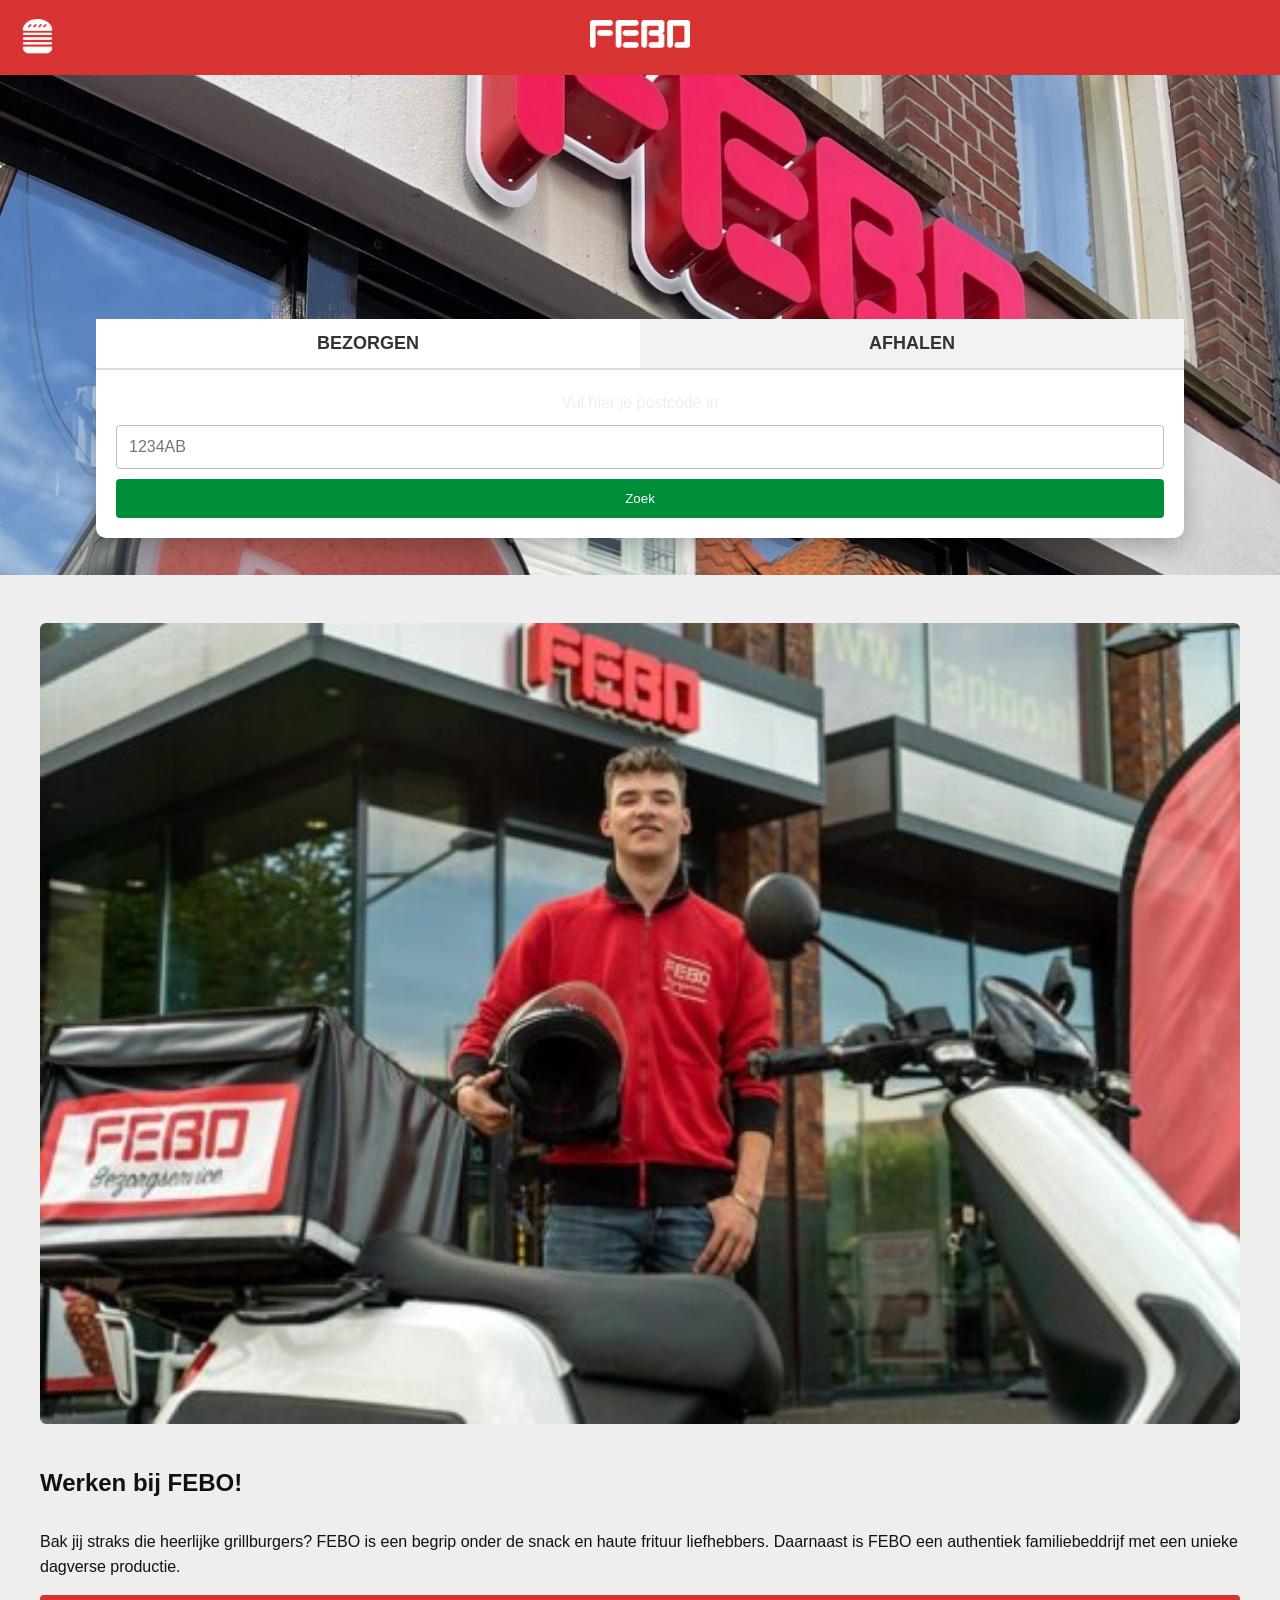
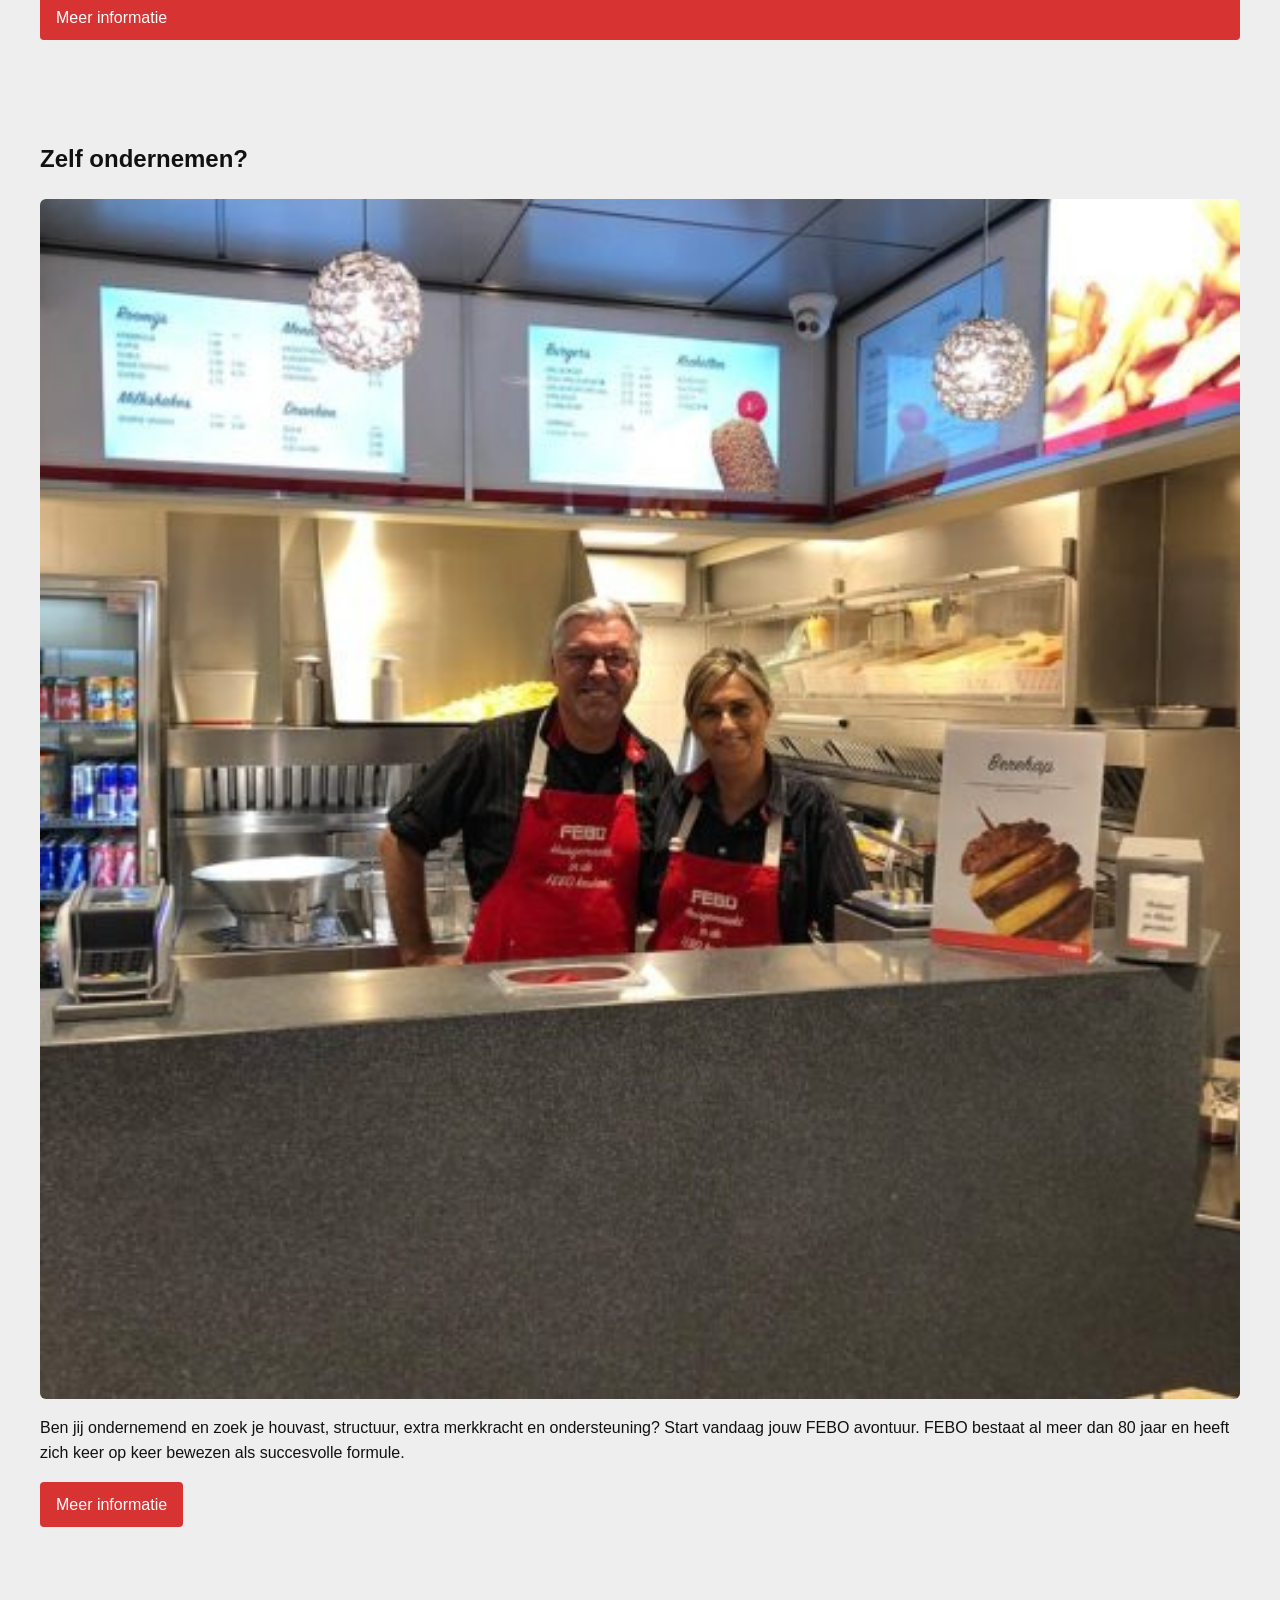
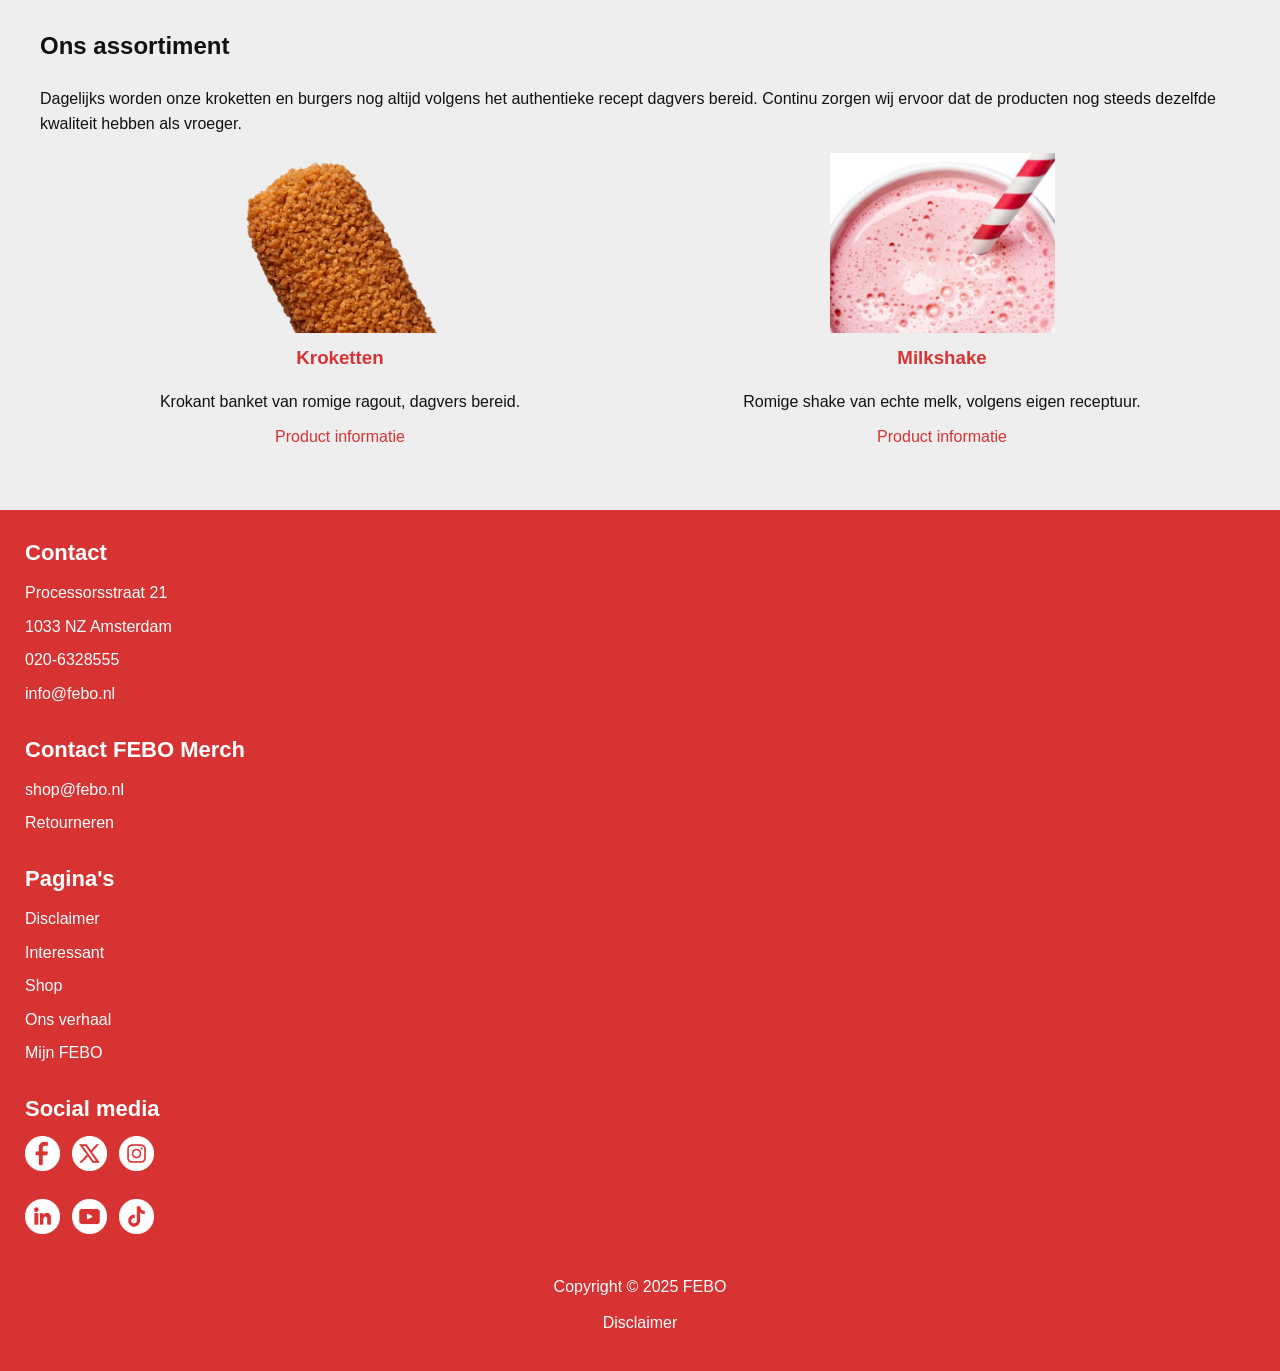
<file: index.html>
<!DOCTYPE html>
<html lang="nl">
<head>
    <meta charset="UTF-8">
    <meta name="viewport" content="width=device-width, initial-scale=1.0">
    <title>FEBO</title>
    <link rel="stylesheet" href="styles/style.css">
    <link rel="icon" type="image/svg+xml" href="images/febo_rood.png">
</head>

<body>

<header>
    <button id="hamburger-menu">
        <img src="images/hamburger.png" alt="Open het navigatiemenu van de website">
    </button>

    <h1>
        <a href="index.html">
            <img src="images/febologo.png" alt="FEBO wit logo">
        </a>
    </h1>

    <span style="width:35px;"></span>

    <nav>
        <ul id="nav-list">
            <li><a href="#">FEBOLINES</a></li>
            <li><a href="#">Werken bij</a></li>
            <li><a href="#">Franchisenemer worden</a></li>
            <li><a href="historie.html">Ons verhaal</a></li>
            <li><a href="#">FEBO Merch</a></li>
            <li><a href="#">Vind een FEBO</a></li>
            <li><a href="#">Ons assortiment</a></li>
            <li><a href="#">FAQ</a></li>
            <li><a href="#">Contact</a></li>
        </ul>
    </nav>
</header>


<section class="hero">
    <img src="images/febo_header.jpg" alt="FEBO-logo boven de voordeuren van een FEBO-winkel">

    <div class="bezorg-tabs">
        <button class="tab active">BEZORGEN</button>
        <button class="tab">AFHALEN</button>
    </div>

    <div class="zoekbalk">
        <label class="zoek-label">Vul hier je postcode in</label>
        <input type="text" class="zoek-input" placeholder="1234AB">
        <button class="zoek-button">Zoek</button>
    </div>
</section>


<section class="werken-bij">
    <h2>Werken bij FEBO!</h2>

    <img 
        data-src="images/bezorger.jpg" 
        loading="lazy"
        alt="FEBO-bezorger poseert met helm naast zijn scooter voor een FEBO-winkel"
        class="lazy-card"
    >

    <p>Bak jij straks die heerlijke grillburgers? FEBO is een begrip onder de snack en haute frituur liefhebbers. Daarnaast is 
    FEBO een authentiek familiebeddrijf met een unieke dagverse productie.</p>
    <a href="#">Meer informatie</a>
</section>

<section class="zelf-ondernemen">
    <h2>Zelf ondernemen?</h2>

    <img 
        data-src="images/medewerkers_febo.jpg"
        loading="lazy"
        alt="Twee FEBO-medewerkers staan lachend naast elkaar achter de toonbank"
        class="lazy-card"
    >

    <p>Ben jij ondernemend en zoek je houvast, structuur, extra merkkracht en ondersteuning? Start vandaag jouw FEBO avontuur.
    FEBO bestaat al meer dan 80 jaar en heeft zich keer op keer bewezen als succesvolle formule.
    </p>
    <a href="#">Meer informatie</a>
</section>


<section class="ons-assortiment">
    <h2>Ons assortiment</h2>
    <p>
        Dagelijks worden onze kroketten en burgers nog altijd volgens het authentieke recept 
        dagvers bereid. Continu zorgen wij ervoor dat de producten nog steeds dezelfde 
        kwaliteit hebben als vroeger.
    </p>

    <div class="assortiment-wrapper">
        <ul class="assortiment-slider">

            <li>
                <img src="images/kroket.png" alt="Knapperige rundvleeskroket">
                <h3>Kroketten</h3>
                <p>Krokant banket van romige ragout, dagvers bereid.</p>
                <a href="#">Product informatie</a>
            </li>

            <li>
                <img src="images/milkshake.jpg" alt="Aardbeienmilkshake in close up">
                <h3>Milkshake</h3>
                <p>Romige shake van echte melk, volgens eigen receptuur.</p>
                <a href="#">Product informatie</a>
            </li>

            <li>
                <img src="images/kaassouffle.png" alt="Kaassoufflé snack">
                <h3>Snacks</h3>
                <p>Divers assortiment banket uit eigen productiekeuken en naar eigen recept.</p>
                <a href="#">Product informatie</a>
            </li>

            <li>
                <img src="images/grillburger.png" alt="FEBO grillburger met vlees">
                <h3>Grillburger</h3>
                <p>Van 100% Nederlands rund- of kippenvlees.</p>
                <a href="#">Product informatie</a>
            </li>

        </ul>
    </div>
</section>


<footer>
    <h2>Contact</h2>
    <ul>
        <li>Processorsstraat 21</li>
        <li>1033 NZ Amsterdam</li>
        <li>020-6328555</li>
        <li><a href="mailto:info@febo.nl">info@febo.nl</a></li>
    </ul>

    <h2>Contact FEBO Merch</h2>
    <ul>
        <li><a href="mailto:shop@febo.nl">shop@febo.nl</a></li>
        <li>Retourneren</li>
    </ul>

    <h2>Pagina's</h2>
    <ul>
        <li><a href="#">Disclaimer</a></li>
        <li><a href="#">Interessant</a></li>
        <li><a href="#">Shop</a></li>
        <li><a href="#">Ons verhaal</a></li>
        <li><a href="#">Mijn FEBO</a></li>
    </ul>

    <h2>Social media</h2>
    <ul>
        <li><a href="#"><img src="/images/facebook.png" alt="Facebook logo"></a></li>
        <li><a href="#"><img src="/images/x.png" alt="X Twitter logo"></a></li>
        <li><a href="#"><img src="/images/instagram.png" alt="Instagram logo"></a></li>
        <li><a href="#"><img src="/images/linkedin.png" alt="LinkedIn logo"></a></li>
        <li><a href="#"><img src="/images/youtube.png" alt="YouTube logo"></a></li>
        <li><a href="#"><img src="/images/tiktok.png" alt="TikTok logo"></a></li>
    </ul>

    <p>Copyright © 2025 FEBO</p>
    <p>Disclaimer</p>

</footer>

<script src="scripts/script.js"></script>

</body>
</html>
</file>
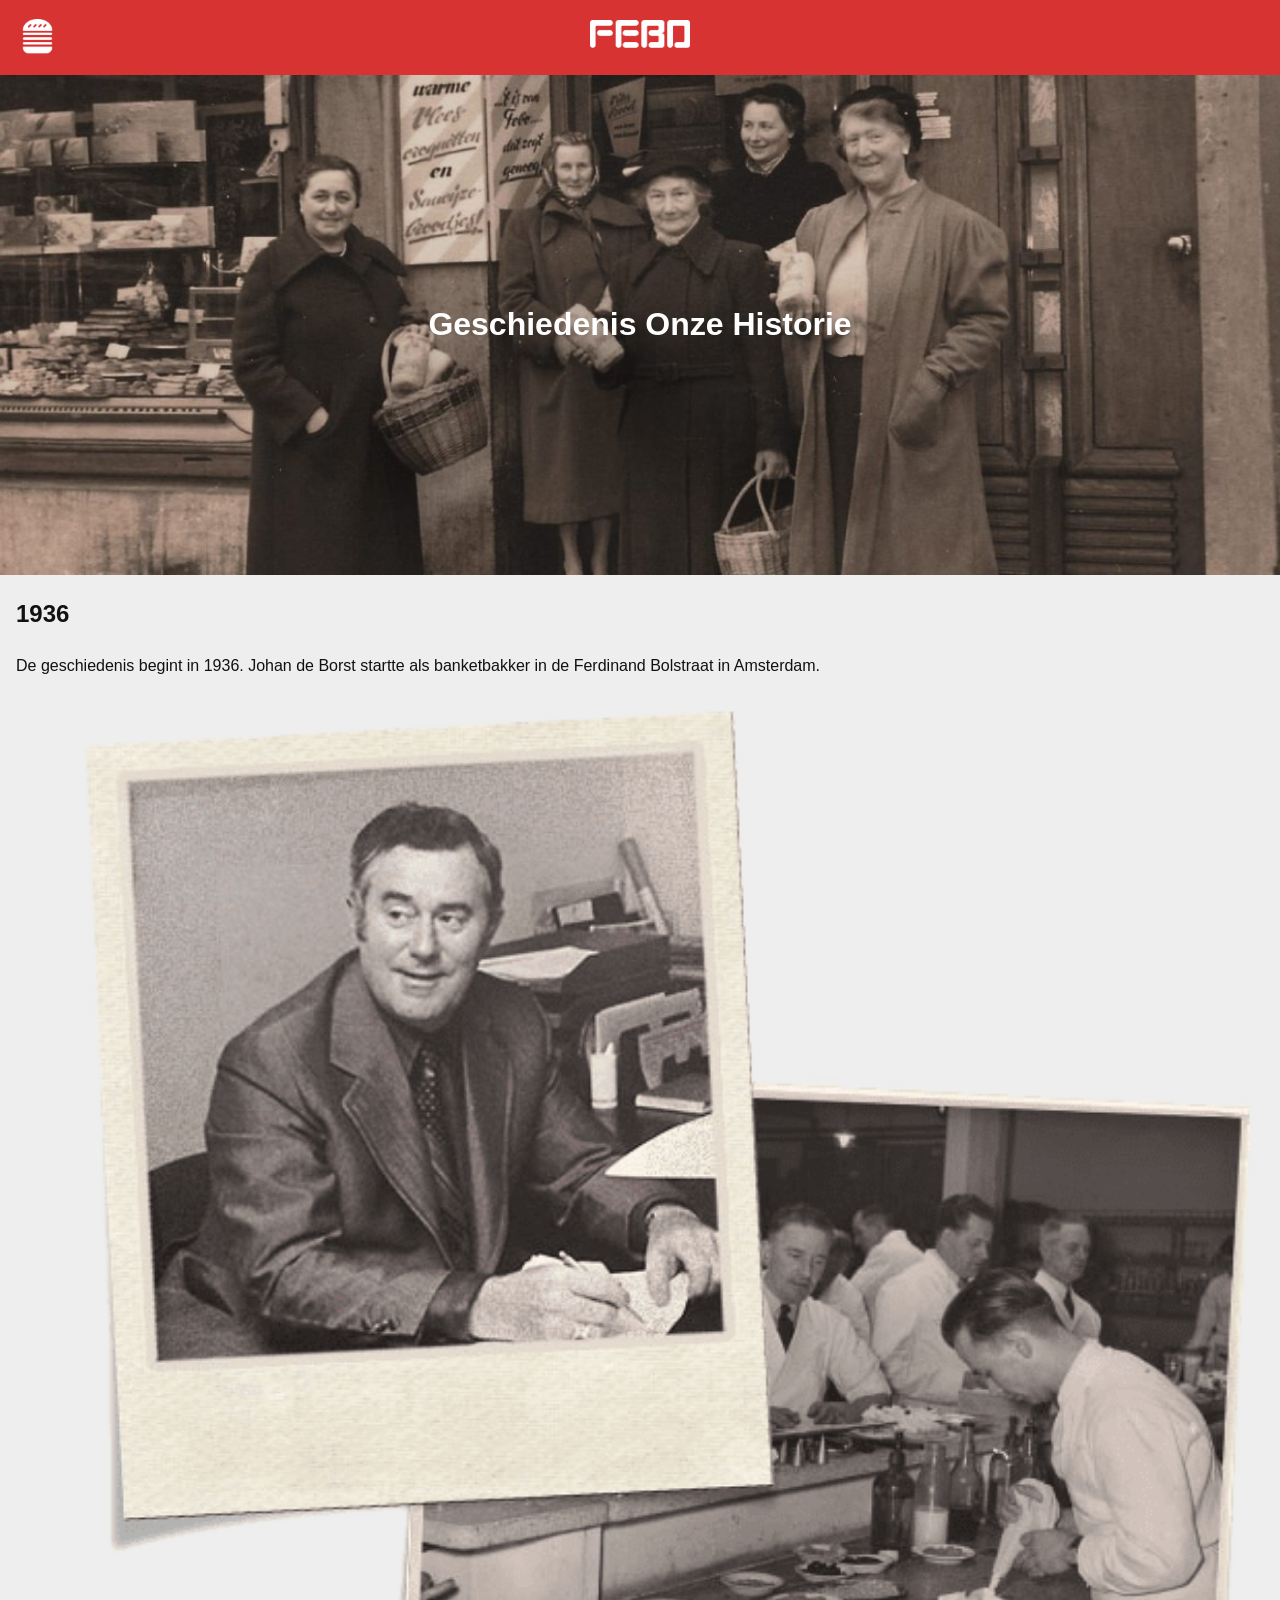
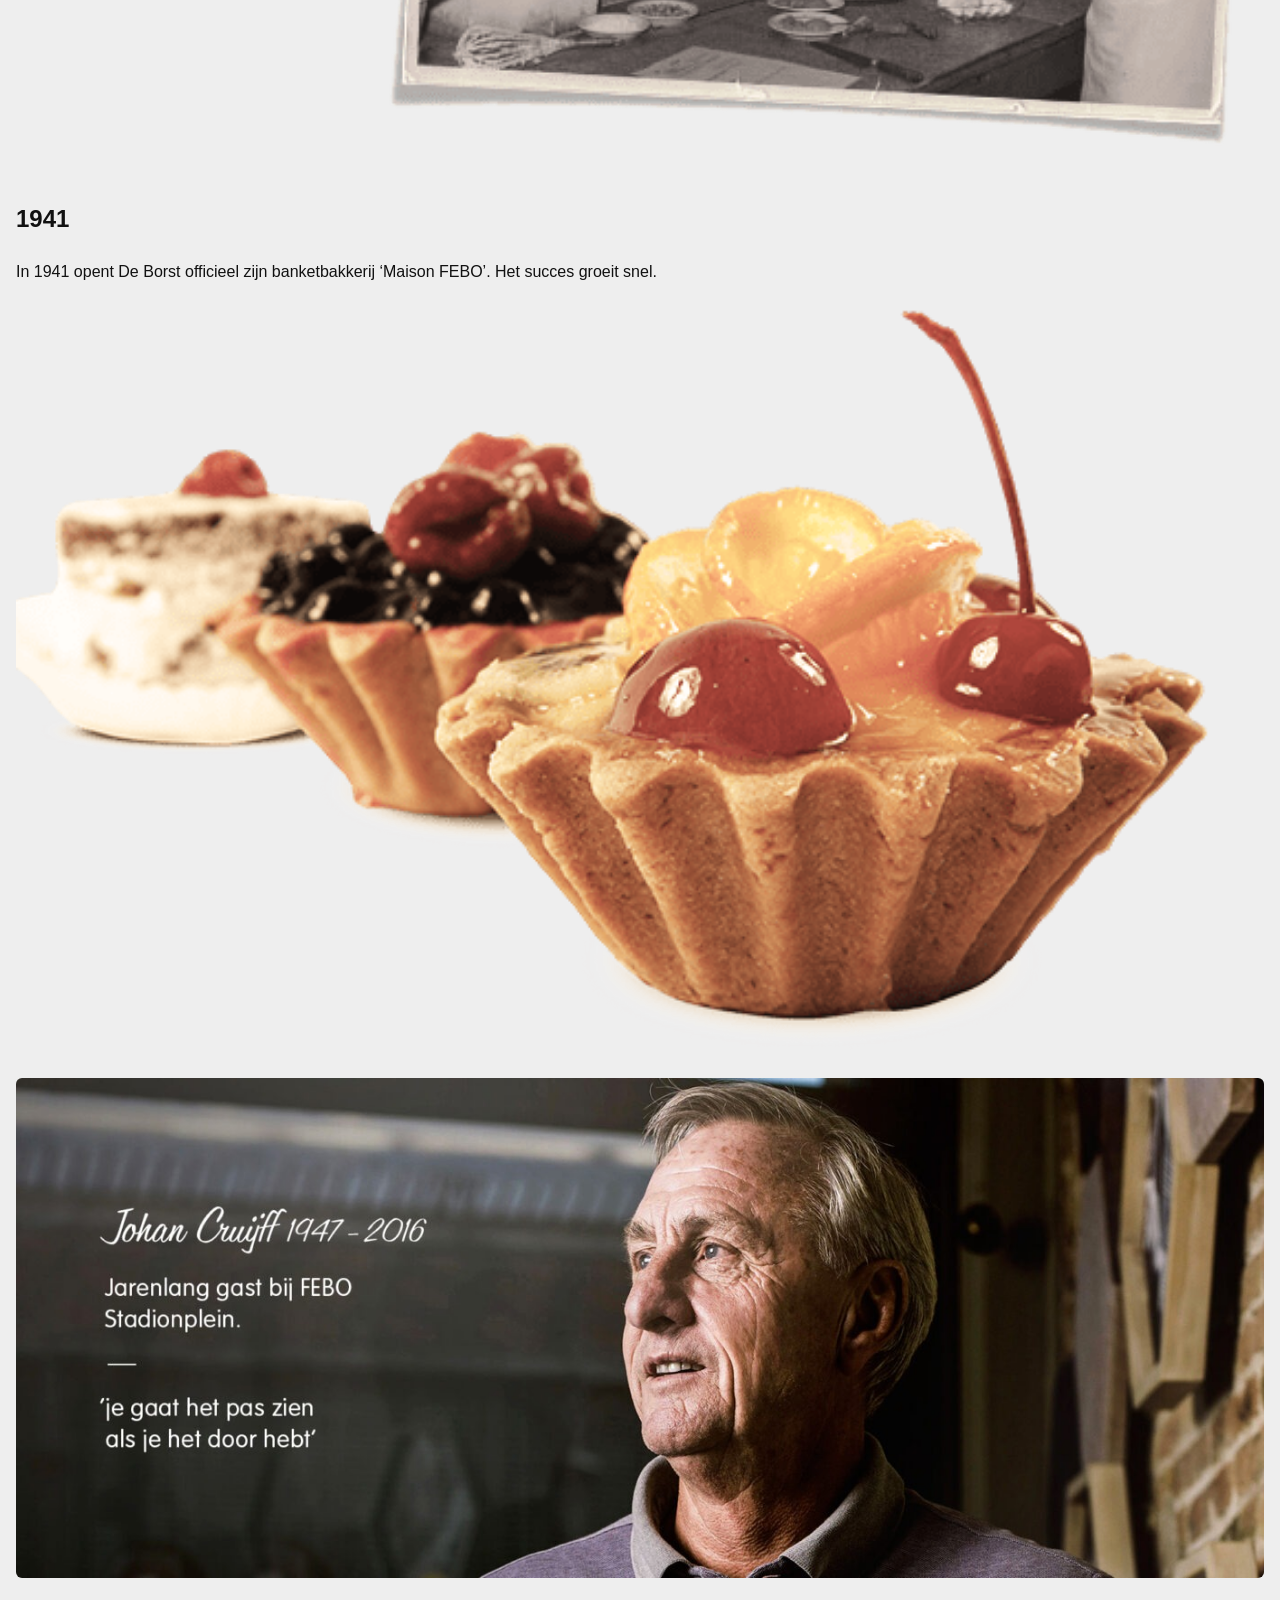
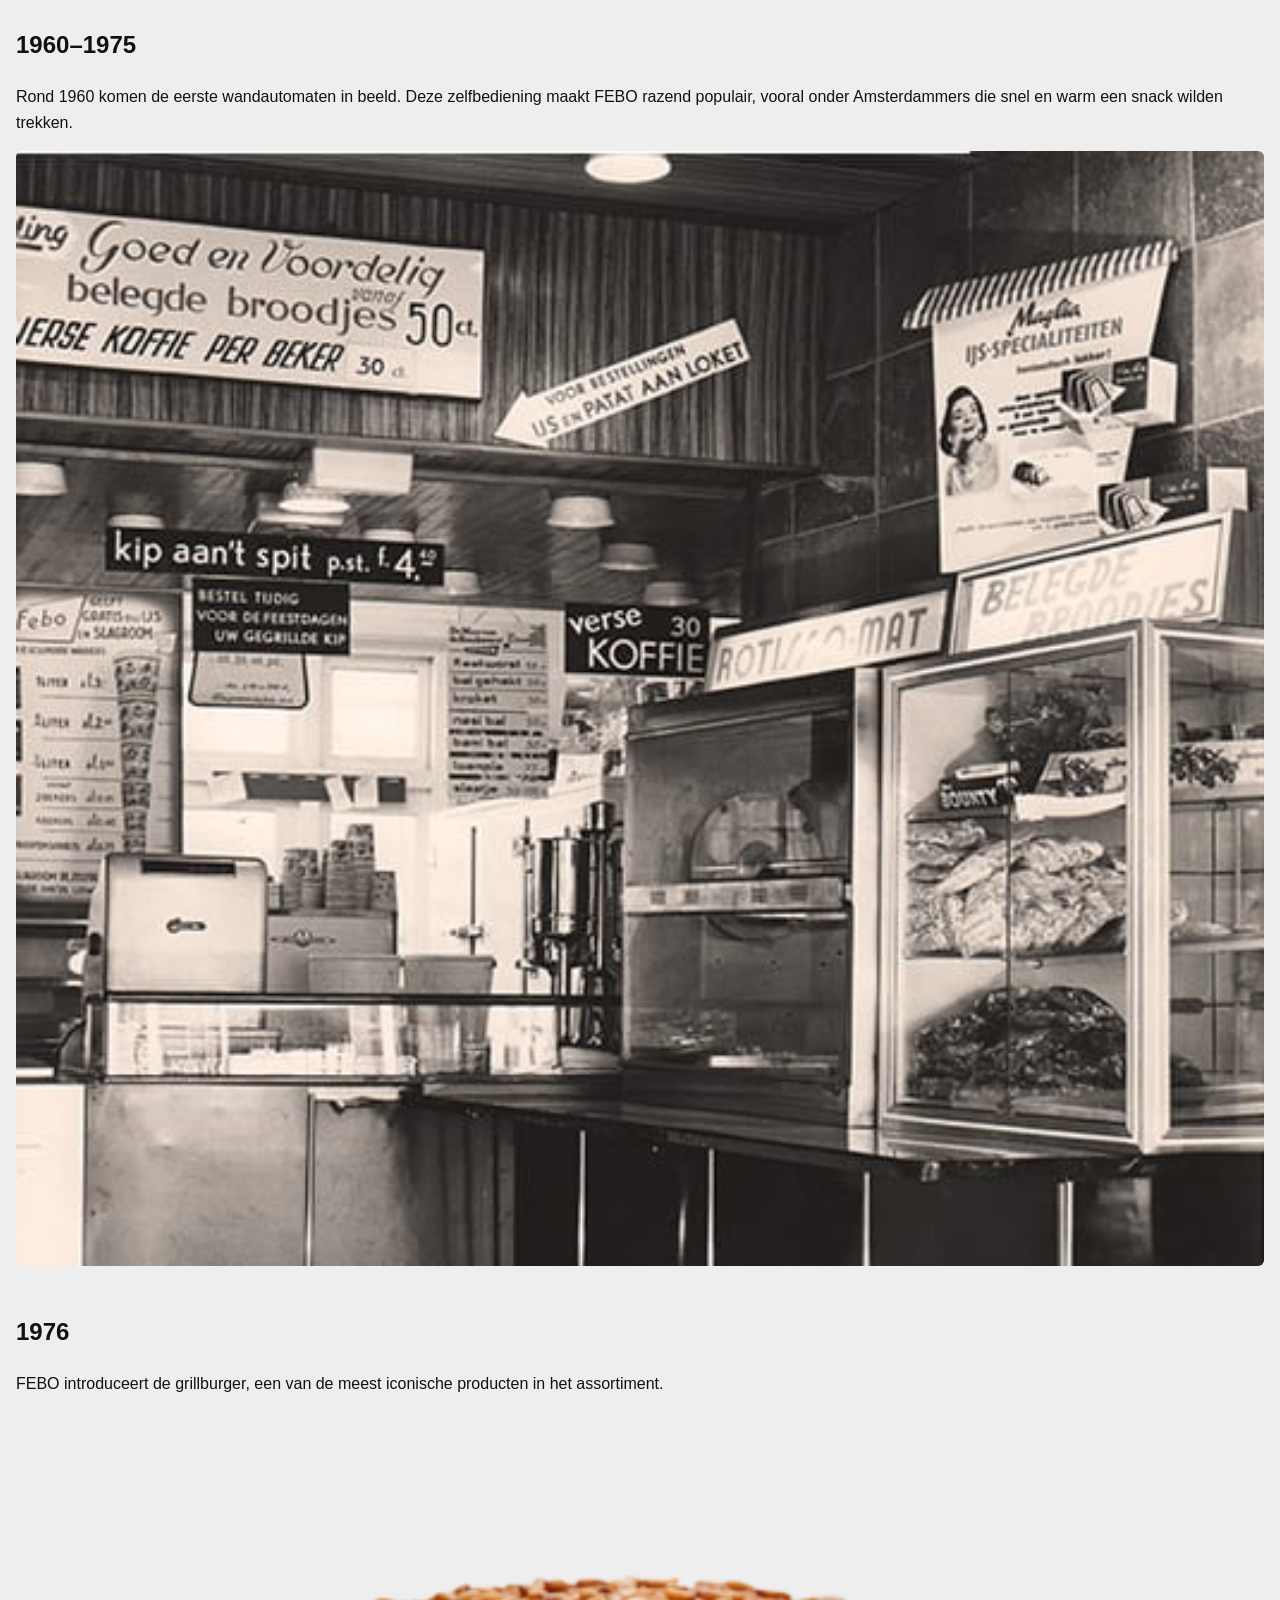
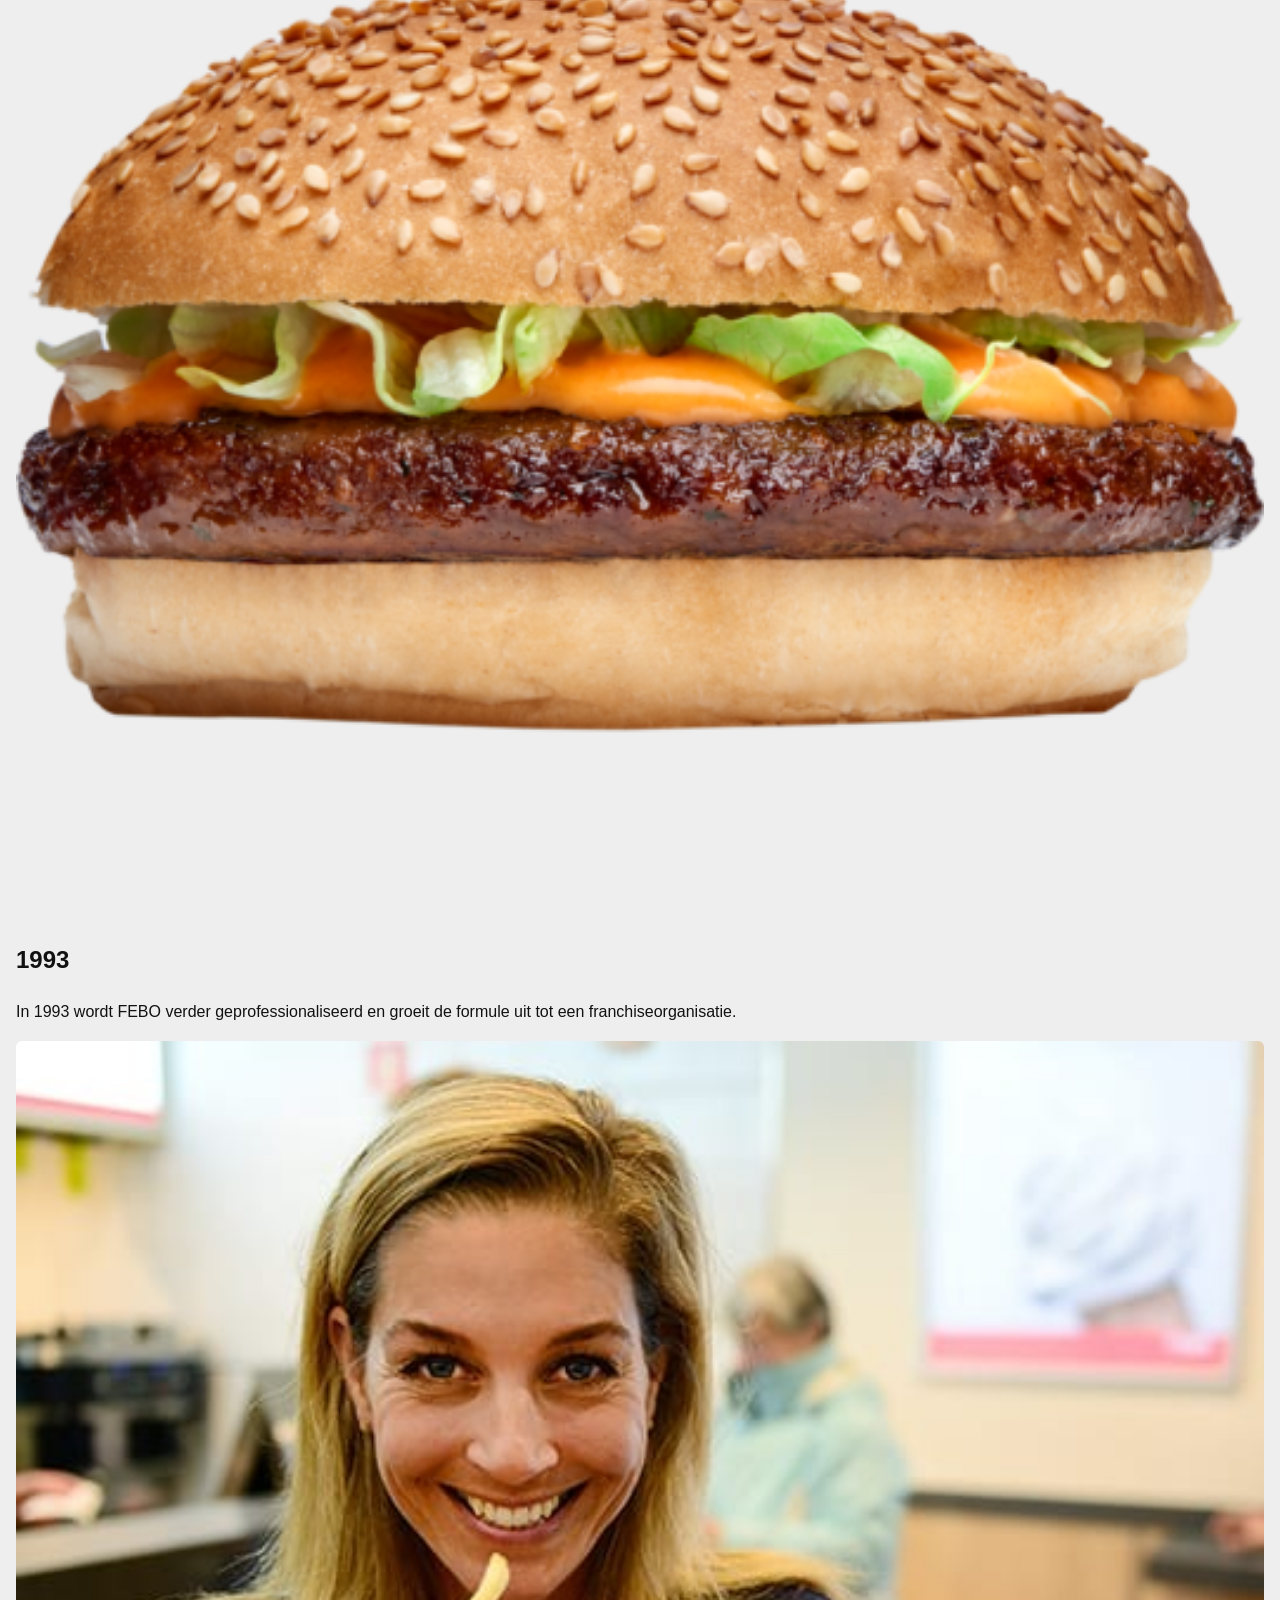
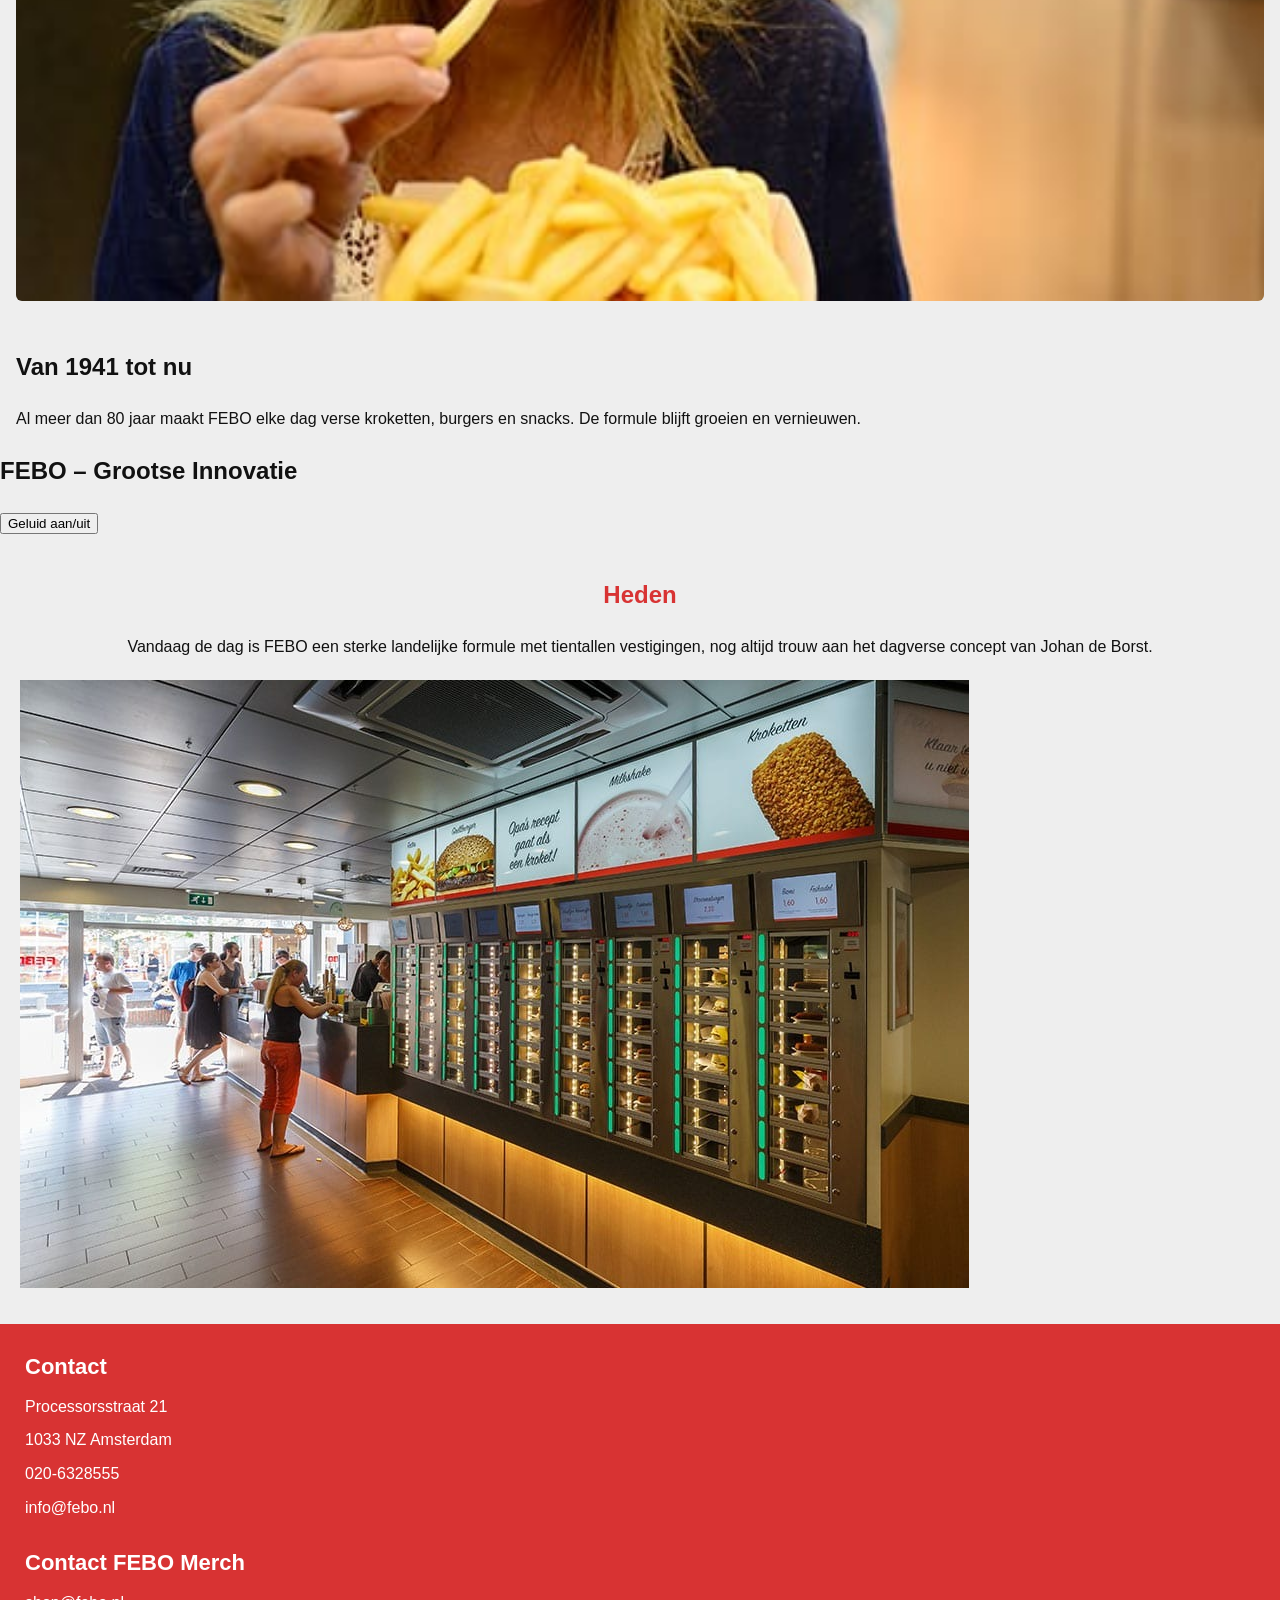
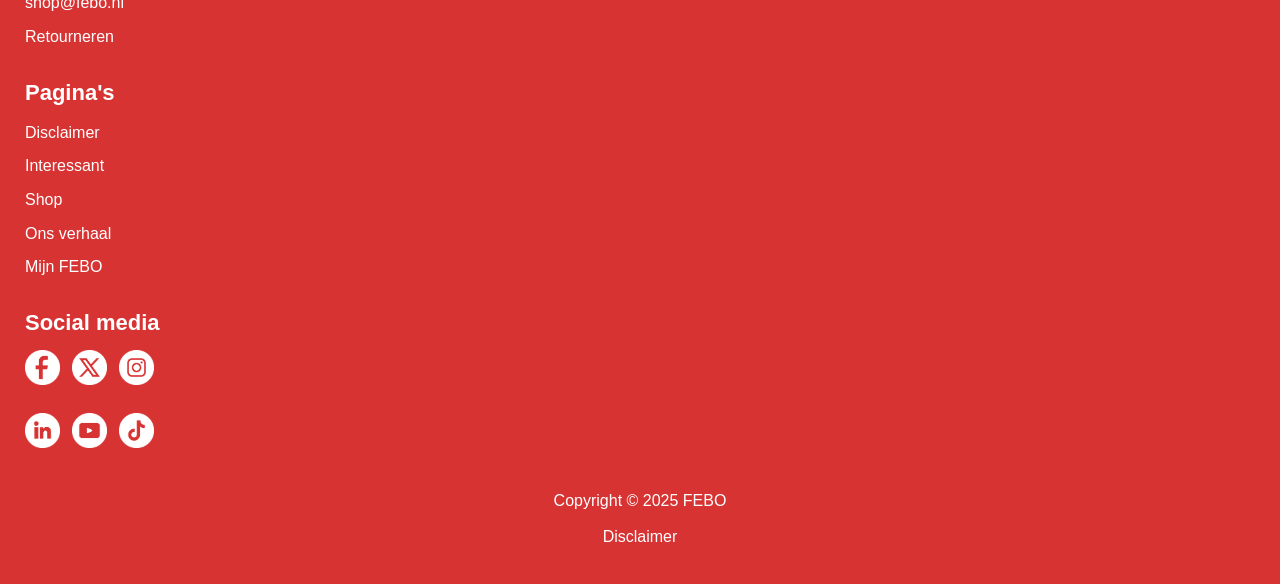
<file: historie.html>
<!DOCTYPE html>
<html lang="nl">
<head>
    <meta charset="UTF-8">
    <meta name="viewport" content="width=device-width, initial-scale=1.0">
    <title>FEBO</title>
    <link rel="stylesheet" href="styles/style.css">
    <link rel="icon" type="image/svg+xml" href="images/febo_rood.png">

</head>

<body>
    
    <div id="loader">
        <img src="images/grillburger.png" alt="Laad icoon" class="loader-burger">
      </div>

<header>
    <button id="hamburger-menu">
        <img src="images/hamburger.png" alt="Open het navigatiemenu van de website">
    </button>

    <h1>
        <a href="index.html">
            <img src="images/febologo.png" alt="FEBO wit logo">
        </a>
    </h1>

    <span style="width:35px;"></span>

    <nav>
        <ul id="nav-list">
            <li><a href="#">FEBOLINES</a></li>
            <li><a href="#">Werken bij</a></li>
            <li><a href="#">Franchisenemer worden</a></li>
            <li><a href="historie.html">Ons verhaal</a></li>
            <li><a href="#">FEBO Merch</a></li>
            <li><a href="#">Vind een FEBO</a></li>
            <li><a href="#">Ons assortiment</a></li>
            <li><a href="#">FAQ</a></li>
            <li><a href="#">Contact</a></li>
        </ul>
    </nav>
</header>

<main>

<section class="febo-vroeger">
    <img src="images/historie_vrouwen_febo.jpg" alt="Vier vrouwen lachend voor een historische FEBO-winkel">
    <div class="centered">Geschiedenis Onze Historie</div>
</section>

<article>

    <h2>1936</h2>
    <p>De geschiedenis begint in 1936. Johan de Borst startte als banketbakker in de Ferdinand Bolstraat in Amsterdam.</p>
    <img src="images/historie_febo.png" alt="Polaroidfoto van Johan de Borst poseerend voor de camera">

    <h2>1941</h2>
    <p>In 1941 opent De Borst officieel zijn banketbakkerij ‘Maison FEBO’. Het succes groeit snel.</p>
    <img src="images/gebak.png" alt="Drie gebakjes naast elkaar op een schaal">
    <img src="images/johan_cruif.jpg" alt="Johan Cruijff poseert voor de camera bij FEBO Stadionplein, met tekst 'Je gaat het pas zien als je het door hebt'">

    <h2>1960–1975</h2>
    <p>Rond 1960 komen de eerste wandautomaten in beeld. Deze zelfbediening maakt FEBO razend populair,
        vooral onder Amsterdammers die snel en warm een snack wilden trekken.</p>
    <img src="images/wandautomaten.jpg" alt="Oude FEBO-wandautomaten in een historische winkel">

    <h2>1976</h2>
    <p>FEBO introduceert de grillburger, een van de meest iconische producten in het assortiment.</p>
    <img src="images/grillburger.png" alt="FEBO grillburger op een bord">

    <h2>1993</h2>
    <p>In 1993 wordt FEBO verder geprofessionaliseerd en groeit de formule uit tot een franchiseorganisatie.</p>
    <img src="images/klant_patat.jpg" alt="Klanten eten patat bij een FEBO-winkel">

    <h2>Van 1941 tot nu</h2>
    <p>Al meer dan 80 jaar maakt FEBO elke dag verse kroketten, burgers en snacks.
        De formule blijft groeien en vernieuwen.</p>

</article>

<div>
    <h2>FEBO – Grootse Innovatie</h2>
    <div id="player"></div>
    <button id="toggle-sound">Geluid aan/uit</button>
</div>

<div class="heden">
    <h2>Heden</h2>
    <p>Vandaag de dag is FEBO een sterke landelijke formule met tientallen vestigingen,
        nog altijd trouw aan het dagverse concept van Johan de Borst.</p>
    <img src="images/febo_binnen.jpg" alt="Moderne FEBO-winkel van binnen met klanten en snacks">
</div>

</main>

<footer>

    <h2>Contact</h2>
    <ul>
        <li>Processorsstraat 21</li>
        <li>1033 NZ Amsterdam</li>
        <li>020-6328555</li>
        <li><a href="mailto:info@febo.nl">info@febo.nl</a></li>
    </ul>

    <h2>Contact FEBO Merch</h2>
    <ul>
        <li><a href="mailto:shop@febo.nl">shop@febo.nl</a></li>
        <li>Retourneren</li>
    </ul>

    <h2>Pagina's</h2>
    <ul>
        <li><a href="#">Disclaimer</a></li>
        <li><a href="#">Interessant</a></li>
        <li><a href="#">Shop</a></li>
        <li><a href="#">Ons verhaal</a></li>
        <li><a href="#">Mijn FEBO</a></li>
    </ul>

    <h2>Social media</h2>
    <ul>
        <li><a href="#"><img src="/images/facebook.png" alt="Facebook logo"></a></li>
        <li><a href="#"><img src="/images/x.png" alt="X Twitter logo"></a></li>
        <li><a href="#"><img src="/images/instagram.png" alt="Instagram logo"></a></li>
        <li><a href="#"><img src="/images/linkedin.png" alt="LinkedIn logo"></a></li>
        <li><a href="#"><img src="/images/youtube.png" alt="YouTube logo"></a></li>
        <li><a href="#"><img src="/images/tiktok.png" alt="TikTok logo"></a></li>
    </ul>

    <p>Copyright © 2025 FEBO</p>
    <p>Disclaimer</p>

</footer>

<script src="scripts/script.js"></script>
</body>
</html>
</file>
<file: styles/style.css>
/**************/
/* CSS REMEDY */
/**************/
*, *::after, *::before {
    box-sizing: border-box;
}

/*********************/
/* CUSTOM PROPERTIES */
/*********************/
:root {
    --color-text: #111;
    --color-text2: #eee;  
    --color-background2: #111;
    --color-background: #eee;
    --primary-color: #d83333;
    --accent-color: #008f39;
}

/****************/
/* JOUW STYLING */
/****************/
body {
    margin: 0;
    padding: 0;
    font-family: Arial, sans-serif;
    line-height: 1.6;
    color: #333; 
    color: var(--color-text);
    background-color: var(--color-background);
}

#loader {
    position: fixed;
    inset: 0;
    background: white;
    display: flex;
    justify-content: center;
    align-items: center;
    z-index: 9999;
  }
  
  .loader-burger {
    width: 90px;
    height: auto;
    animation: spin 1.2s linear infinite;
  }
  
  @keyframes spin {
    to {
      transform: rotate(360deg);
    }
  }
  
  #loader.hidden {
    opacity: 0;
    pointer-events: none;
    transition: opacity 0.4s ease;
  }

header {
    background-color: var(--primary-color);
    padding: 12px 20px;
    display: flex;
    justify-content: space-between;
    align-items: center;
    position: sticky;
    top: 0;
    z-index: 1000;
}

header h1 {
    margin: 0;
    flex: 1;
    text-align: center;
}

header h1 img {
    height: 28px;
}

#hamburger-menu {
    background: none;
    border: none;
    padding: 0;
}

#hamburger-menu img {
    width: 35px;
    height: auto;
}

nav ul {
    position: absolute;
    top: 70px;
    left: 0;
    width: 100%;
    background-color: #c44b41;
    padding: 20px;
    display: none;
    flex-direction: column;
    gap: 20px;
    z-index: 999;
}

nav ul li {
    padding: 15px 0;
    border-bottom: 2px solid #8d3a36;
}

nav ul li a {
    color: white;
    font-size: 22px;
    font-weight: bold;
    text-decoration: none;
}

nav ul.open {
    display: flex;
}

.hero {
    position: relative;
    text-align: center;
    color: #eee;
    overflow: hidden;
}

.hero img {
    width: 100%;
    height: 500px;
    object-fit: cover;
}

.bezorg-tabs {
    position: absolute;
    top: 48%;
    left: 50%;
    transform: translateX(-50%);
    width: 85%;
    display: flex;
    background: white;
    overflow: hidden;
    z-index: 5;
}

.bezorg-tabs .tab {
    flex: 1;
    padding: 14px 0;
    font-size: 18px;
    font-weight: bold;
    border: none;
    background: #f2f2f2;
    color: #333;
    border-bottom: 2px solid #ddd;
    cursor: pointer;
}

.bezorg-tabs .tab.active {
    background: white;
}

.zoekbalk {
    position: absolute;
    top: 58%;
    left: 50%;
    transform: translateX(-50%);
    background: white;
    padding: 20px;
    width: 85%;
    border-radius: 0 0 10px 10px;
    box-shadow: 0 8px 25px rgba(0,0,0,0.25);
    text-align: center;
    z-index: 4;
}

.zoekbalk input {
    width: 100%;
    padding: 12px;
    font-size: 16px;
    margin: 10px 0;
    border: 1px solid #bbb;
    border-radius: 4px;
}

.zoekbalk button {
    background-color: var(--accent-color);
    color: white;
    border: none;
    width: 100%;
    padding: 12px;
    border-radius: 4px;
    cursor: pointer;
}

.werken-bij a,
.zelf-ondernemen a {
    display: inline-block;
    transition: transform .2s ease-in-out;
}

.werken-bij a:hover,
.zelf-ondernemen a:hover {
    transform: scale(1.15);
}

.werken-bij, .zelf-ondernemen, .ons-assortiment {
    padding: 40px;
    text-align: left;
}

.werken-bij {
    display: flex;
    flex-direction: column;
}

.werken-bij img {
    order: 1;
    width: 100%;
    border-radius: 6px;
    margin-bottom: 20px;
}

.werken-bij h2 {
    order: 2;
    margin-bottom: 10px;
}

.werken-bij p {
    order: 3;
    margin-bottom: 15px;
}

.werken-bij a {
    order: 4;
    display: inline-block;
    background-color: var(--primary-color);
    color: white;
    padding: 10px 16px;
    text-decoration: none;
    border-radius: 4px;
}

.zelf-ondernemen img {
    width: 100%;
    border-radius: 6px;
    margin-bottom: 10px;
}

.zelf-ondernemen a {
    display: inline-block;
    background-color: var(--primary-color);
    color: white;
    padding: 10px 16px;
    text-decoration: none;
    border-radius: 4px;
}

.assortiment-wrapper {
    overflow-x: auto;
    scroll-snap-type: x mandatory;
    -webkit-overflow-scrolling: touch;
    padding-bottom: 20px;
}

.assortiment-slider {
    display: flex;
    gap: 2px;
    list-style: none;
    padding: 0;
    margin: 0;
}

.assortiment-slider li {
    min-width: 50%;
    scroll-snap-align: center;
    text-align: center;
    padding: 0 5px;
}

.assortiment-slider img {
    width: 100%;
    max-height: 180px;
    object-fit: contain;
    display: block;
    margin: 0 auto;
}

.assortiment-slider h3 {
    color: var(--primary-color);
    margin: 10px 0 5px;
}

.assortiment-slider p {
    margin-bottom: 10px;
}

.assortiment-slider a {
    color: var(--primary-color);
    text-decoration: none;
}

.febo-vroeger {
    position: relative;
    text-align: center;
    color: rgb(255, 255, 255);
    overflow-x: hidden;
}

.febo-vroeger img {
    width: 100%;
    height: 500px;
    display: block;
    object-fit: cover;
}

.centered {
    position: absolute;
    top: 50%;
    left: 50%;
    transform: translate(-50%, -50%);
    font-size: 2rem;
    font-weight: bold;
}

.lazy-card {
    opacity: 0;
    transform: translateY(40px);
    transition: opacity 4s ease, transform 4s ease;
    width: 100%;
    height: auto;
    display: block;
  }
  
  .lazy-card.reveal {
    opacity: 1;
    transform: translateY(0);
  }

article img {
    order: 1;
    width: 100%;
    border-radius: 6px;
    margin-bottom: 20px;
}

article {
    padding-left: 1em;
    padding-right: 1em;
}

article img:nth-of-type(3) {
    width: 100%;
    height: 500px;
    object-fit: cover;
  }


.heden img {
    max-width: 100%;
    height: auto;
    display: block;
    margin: 1em 0;
}

.heden {
    padding: 20px;
    text-align: center;
}

.heden p {
    margin-bottom: 20px;
}

.heden h2 {
    color: #d83333;
}


#player {
    top: 0;
    left: 0;
    width: 100%;
    height: 100%;
}

footer {
    background-color: var(--primary-color);
    color: white;
    padding: 25px;
    text-align: left;
}

footer h2 {
    font-size: 22px;
    margin: 0 0 10px;
    font-weight: bold;
}

footer ul {
    list-style: none;
    padding: 0;
    margin: 0 0 25px;
}

footer ul li {
    margin-bottom: 8px;
}

footer a {
    color: white;
    text-decoration: none;
}

footer img {
    width: 35px;
    height: 35px;
}

footer p {
    text-align: center;
    margin: 10px 0;
}

footer ul:has(img) {
    display: grid;
    grid-template-columns: repeat(3, auto);
    column-gap: 12px;
    row-gap: 12px;
    justify-content: start;
}

#hamburger-menu.pop {
    animation: pop 0.3s ease-out;
}

nav ul li a {
    display: block;
    padding: 10px 0;
    transition: transform .2s ease;
    transform-origin: left center;
}

nav ul li a:hover {
    transform: scale(1.15);
}


@keyframes pop {
    0% { transform: scale(1); }
    50% { transform: scale(1.2); }
    100% { transform: scale(1); }
}

@media (prefers-color-scheme: dark) {
    :root {
      --color-background: var(--color-background2);
      --color-text: var(--color-text2);
    }
  }

  @media (min-width: 35em){


  
  }
</file>
